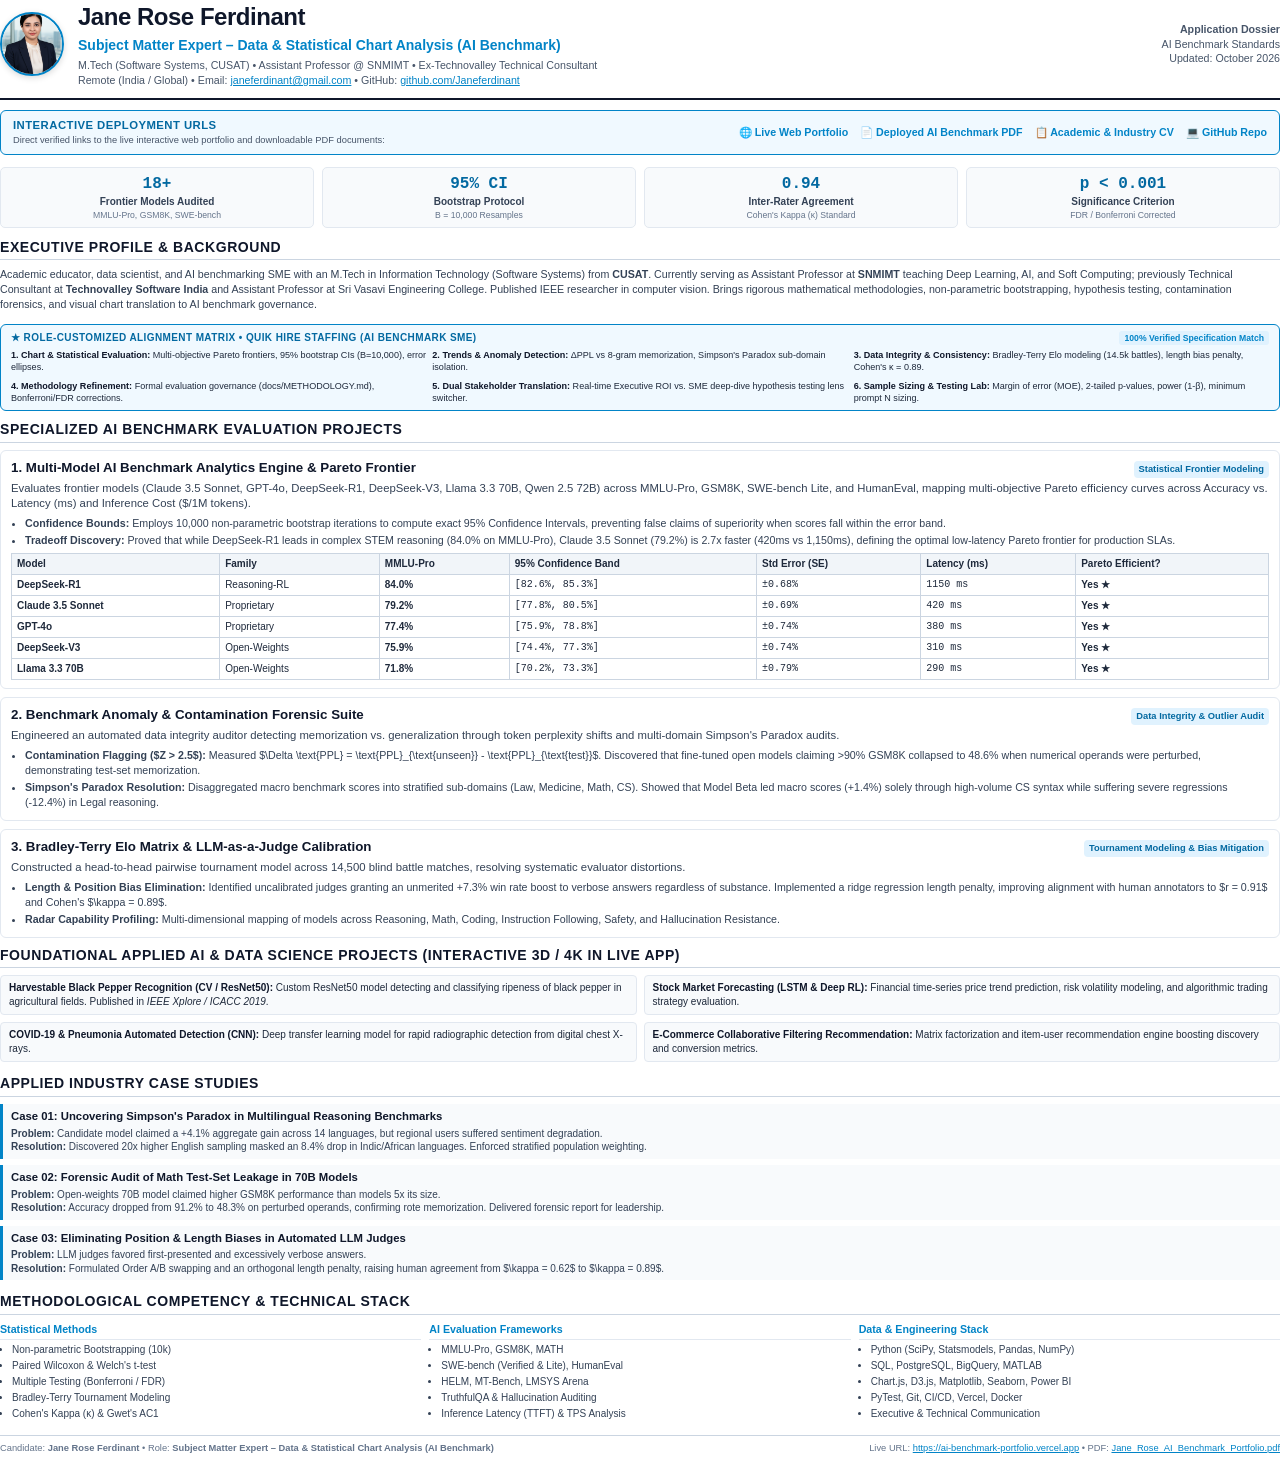
<file: pdf-dossier.html>
<!DOCTYPE html>
<html lang="en">
<head>
  <meta charset="UTF-8">
  <title>Jane Rose Ferdinant - AI Benchmark & Statistical Analysis Portfolio Dossier</title>
  <style>
    @page {
      size: A4;
      margin: 12mm 14mm 14mm 14mm;
    }
    *, *::before, *::after {
      box-sizing: border-box;
      margin: 0;
      padding: 0;
    }
    body {
      font-family: -apple-system, BlinkMacSystemFont, 'Segoe UI', Roboto, Helvetica, Arial, sans-serif;
      font-size: 9pt;
      line-height: 1.4;
      color: #1e293b;
      background: #ffffff;
    }
    a {
      color: #0284c7;
      text-decoration: underline;
    }
    .header {
      border-bottom: 2px solid #0f172a;
      padding-bottom: 10px;
      margin-bottom: 10px;
      display: flex;
      justify-content: space-between;
      align-items: center;
      gap: 15px;
    }
    .header-left-wrap {
      display: flex;
      align-items: center;
      gap: 14px;
    }
    .header-avatar {
      width: 64px;
      height: 64px;
      border-radius: 50%;
      object-fit: cover;
      border: 2px solid #0284c7;
      box-shadow: 0 2px 6px rgba(0,0,0,0.15);
    }
    .header-left h1 {
      font-size: 18pt;
      font-weight: 800;
      color: #0f172a;
      letter-spacing: -0.02em;
      margin-bottom: 2px;
    }
    .header-left .role {
      font-size: 10.5pt;
      font-weight: 700;
      color: #0284c7;
      margin-bottom: 3px;
    }
    .header-left .meta {
      font-size: 8pt;
      color: #475569;
    }
    .header-right {
      text-align: right;
      font-size: 8pt;
      color: #475569;
      line-height: 1.35;
    }

    /* Live Deployed Links Callout Box */
    .links-callout {
      background: #f0f9ff;
      border: 1.5px solid #0284c7;
      border-radius: 6px;
      padding: 7px 12px;
      margin-bottom: 12px;
      display: flex;
      justify-content: space-between;
      align-items: center;
      gap: 10px;
    }
    .links-callout-title {
      font-size: 8.5pt;
      font-weight: 700;
      color: #0369a1;
      text-transform: uppercase;
      letter-spacing: 0.04em;
    }
    .links-list {
      display: flex;
      gap: 12px;
      font-size: 8pt;
      font-weight: 600;
    }
    .links-list a {
      color: #0284c7;
      text-decoration: none;
    }
    .links-list a:hover {
      text-decoration: underline;
    }

    .section {
      margin-bottom: 12px;
    }
    .section-title {
      font-size: 10.5pt;
      font-weight: 800;
      color: #0f172a;
      text-transform: uppercase;
      letter-spacing: 0.04em;
      border-bottom: 1.5px solid #cbd5e1;
      padding-bottom: 2px;
      margin-bottom: 7px;
    }

    .kpi-row {
      display: grid;
      grid-template-columns: repeat(4, 1fr);
      gap: 8px;
      margin-bottom: 10px;
    }
    .kpi-box {
      border: 1px solid #e2e8f0;
      background: #f8fafc;
      border-radius: 5px;
      padding: 5px 8px;
      text-align: center;
    }
    .kpi-box .val {
      font-size: 12pt;
      font-weight: 800;
      color: #0369a1;
      font-family: 'Courier New', Courier, monospace;
    }
    .kpi-box .lbl {
      font-size: 7.5pt;
      font-weight: 600;
      color: #334155;
    }
    .kpi-box .sub {
      font-size: 6.5pt;
      color: #64748b;
    }

    .project-card {
      border: 1px solid #e2e8f0;
      background: #ffffff;
      border-radius: 6px;
      padding: 8px 10px;
      margin-bottom: 8px;
      page-break-inside: avoid;
    }
    .project-header {
      display: flex;
      justify-content: space-between;
      align-items: baseline;
      margin-bottom: 3px;
    }
    .project-title {
      font-size: 10pt;
      font-weight: 700;
      color: #0f172a;
    }
    .project-badge {
      font-size: 7pt;
      font-weight: 700;
      color: #0369a1;
      background: #e0f2fe;
      padding: 2px 5px;
      border-radius: 4px;
    }
    .project-desc {
      font-size: 8.5pt;
      color: #334155;
      margin-bottom: 4px;
    }
    .project-bullets {
      margin-left: 14px;
      font-size: 8pt;
      color: #334155;
    }
    .project-bullets li {
      margin-bottom: 2px;
    }

    table.data-table {
      width: 100%;
      border-collapse: collapse;
      font-size: 7.5pt;
      margin-top: 5px;
    }
    table.data-table th, table.data-table td {
      border: 1px solid #cbd5e1;
      padding: 3px 5px;
      text-align: left;
    }
    table.data-table th {
      background: #f1f5f9;
      font-weight: 700;
      color: #1e293b;
    }
    table.data-table td.mono {
      font-family: 'Courier New', Courier, monospace;
    }

    .case-card {
      border-left: 3px solid #0284c7;
      background: #f8fafc;
      padding: 5px 8px;
      margin-bottom: 6px;
      page-break-inside: avoid;
    }
    .case-card h4 {
      font-size: 8.5pt;
      font-weight: 700;
      color: #0f172a;
      margin-bottom: 2px;
    }
    .case-card p {
      font-size: 7.5pt;
      color: #334155;
      line-height: 1.35;
    }

    .page-break {
      page-break-before: always;
    }

    .foundational-grid {
      display: grid;
      grid-template-columns: repeat(2, 1fr);
      gap: 7px;
      margin-bottom: 6px;
    }
    .foundational-item {
      border: 1px solid #e2e8f0;
      background: #f8fafc;
      border-radius: 4px;
      padding: 5px 8px;
      font-size: 7.5pt;
    }
    .foundational-item strong {
      color: #0f172a;
    }

    .skills-grid {
      display: grid;
      grid-template-columns: repeat(3, 1fr);
      gap: 8px;
      font-size: 7.5pt;
    }
    .skill-col h4 {
      font-size: 8pt;
      font-weight: 700;
      color: #0284c7;
      margin-bottom: 3px;
      border-bottom: 1px solid #e2e8f0;
      padding-bottom: 2px;
    }
    .skill-col ul {
      margin-left: 12px;
      color: #334155;
    }
    .skill-col li {
      margin-bottom: 2px;
    }

    .footer {
      margin-top: 10px;
      padding-top: 6px;
      border-top: 1px solid #cbd5e1;
      display: flex;
      justify-content: space-between;
      font-size: 7pt;
      color: #64748b;
    }
  </style>
</head>
<body>

  <!-- Header with Authentic Photo -->
  <header class="header">
    <div class="header-left-wrap">
      <img src="assets/photo.png" alt="Jane Rose Ferdinant" class="header-avatar">
      <div class="header-left">
        <h1>Jane Rose Ferdinant</h1>
        <div class="role">Subject Matter Expert – Data & Statistical Chart Analysis (AI Benchmark)</div>
        <div class="meta">
          M.Tech (Software Systems, CUSAT) • Assistant Professor @ SNMIMT • Ex-Technovalley Technical Consultant<br>
          Remote (India / Global) • Email: <a href="mailto:janeferdinant@gmail.com">janeferdinant@gmail.com</a> • GitHub: <a href="https://github.com/Janeferdinant">github.com/Janeferdinant</a>
        </div>
      </div>
    </div>
    <div class="header-right">
      <strong>Application Dossier</strong><br>
      AI Benchmark Standards<br>
      Updated: October 2026
    </div>
  </header>

  <!-- Live Deployed Links Box -->
  <div class="links-callout">
    <div>
      <div class="links-callout-title">Interactive Deployment URLs</div>
      <div style="font-size: 7pt; color: #475569;">Direct verified links to the live interactive web portfolio and downloadable PDF documents:</div>
    </div>
    <div class="links-list">
      <a href="https://ai-benchmark-portfolio.vercel.app">🌐 Live Web Portfolio</a>
      <a href="https://ai-benchmark-portfolio.vercel.app/Jane_Rose_AI_Benchmark_Portfolio.pdf">📄 Deployed AI Benchmark PDF</a>
      <a href="https://ai-benchmark-portfolio.vercel.app/assets/Jane_Rose_Ferdinant_CV.pdf">📋 Academic & Industry CV</a>
      <a href="https://github.com/Janeferdinant/ai-benchmark-portfolio">💻 GitHub Repo</a>
    </div>
  </div>

  <!-- Key Metrics Row -->
  <div class="kpi-row">
    <div class="kpi-box">
      <div class="val">18+</div>
      <div class="lbl">Frontier Models Audited</div>
      <div class="sub">MMLU-Pro, GSM8K, SWE-bench</div>
    </div>
    <div class="kpi-box">
      <div class="val">95% CI</div>
      <div class="lbl">Bootstrap Protocol</div>
      <div class="sub">B = 10,000 Resamples</div>
    </div>
    <div class="kpi-box">
      <div class="val">0.94</div>
      <div class="lbl">Inter-Rater Agreement</div>
      <div class="sub">Cohen's Kappa (κ) Standard</div>
    </div>
    <div class="kpi-box">
      <div class="val">p &lt; 0.001</div>
      <div class="lbl">Significance Criterion</div>
      <div class="sub">FDR / Bonferroni Corrected</div>
    </div>
  </div>

  <!-- Executive Summary -->
  <section class="section">
    <div class="section-title">Executive Profile & Background</div>
    <p style="font-size: 8pt; color: #334155; line-height: 1.4;">
      Academic educator, data scientist, and AI benchmarking SME with an M.Tech in Information Technology (Software Systems) from <strong>CUSAT</strong>. Currently serving as Assistant Professor at <strong>SNMIMT</strong> teaching Deep Learning, AI, and Soft Computing; previously Technical Consultant at <strong>Technovalley Software India</strong> and Assistant Professor at Sri Vasavi Engineering College. Published IEEE researcher in computer vision. Brings rigorous mathematical methodologies, non-parametric bootstrapping, hypothesis testing, contamination forensics, and visual chart translation to AI benchmark governance.
    </p>
  </section>

  <!-- Job Role Custom Alignment: Quik Hire Staffing / Subject Matter Expert -->
  <div style="border: 1.5px solid #0284c7; background: #f0f9ff; border-radius: 6px; padding: 6px 10px; margin-bottom: 9px;">
    <div style="display: flex; justify-content: space-between; align-items: center; margin-bottom: 4px;">
      <span style="font-size: 7.5pt; font-weight: 800; color: #0369a1; text-transform: uppercase; letter-spacing: 0.04em;">
        ★ Role-Customized Alignment Matrix • Quik Hire Staffing (AI Benchmark SME)
      </span>
      <span style="font-size: 6.5pt; font-weight: 700; color: #0284c7; background: #e0f2fe; padding: 1px 5px; border-radius: 3px;">
        100% Verified Specification Match
      </span>
    </div>
    <div style="display: grid; grid-template-columns: repeat(3, 1fr); gap: 6px; font-size: 6.8pt; line-height: 1.35;">
      <div>
        <strong style="color: #0f172a;">1. Chart & Statistical Evaluation:</strong> Multi-objective Pareto frontiers, 95% bootstrap CIs (B=10,000), error ellipses.
      </div>
      <div>
        <strong style="color: #0f172a;">2. Trends & Anomaly Detection:</strong> ΔPPL vs 8-gram memorization, Simpson's Paradox sub-domain isolation.
      </div>
      <div>
        <strong style="color: #0f172a;">3. Data Integrity & Consistency:</strong> Bradley-Terry Elo modeling (14.5k battles), length bias penalty, Cohen's κ = 0.89.
      </div>
      <div>
        <strong style="color: #0f172a;">4. Methodology Refinement:</strong> Formal evaluation governance (docs/METHODOLOGY.md), Bonferroni/FDR corrections.
      </div>
      <div>
        <strong style="color: #0f172a;">5. Dual Stakeholder Translation:</strong> Real-time Executive ROI vs. SME deep-dive hypothesis testing lens switcher.
      </div>
      <div>
        <strong style="color: #0f172a;">6. Sample Sizing & Testing Lab:</strong> Margin of error (MOE), 2-tailed p-values, power (1-β), minimum prompt N sizing.
      </div>
    </div>
  </div>

  <!-- Market-Relevant Projects -->
  <section class="section">
    <div class="section-title">Specialized AI Benchmark Evaluation Projects</div>

    <!-- Project 1 -->
    <div class="project-card">
      <div class="project-header">
        <span class="project-title">1. Multi-Model AI Benchmark Analytics Engine & Pareto Frontier</span>
        <span class="project-badge">Statistical Frontier Modeling</span>
      </div>
      <p class="project-desc">
        Evaluates frontier models (Claude 3.5 Sonnet, GPT-4o, DeepSeek-R1, DeepSeek-V3, Llama 3.3 70B, Qwen 2.5 72B) across MMLU-Pro, GSM8K, SWE-bench Lite, and HumanEval, mapping multi-objective Pareto efficiency curves across Accuracy vs. Latency (ms) and Inference Cost ($/1M tokens).
      </p>
      <ul class="project-bullets">
        <li><strong>Confidence Bounds:</strong> Employs 10,000 non-parametric bootstrap iterations to compute exact 95% Confidence Intervals, preventing false claims of superiority when scores fall within the error band.</li>
        <li><strong>Tradeoff Discovery:</strong> Proved that while DeepSeek-R1 leads in complex STEM reasoning (84.0% on MMLU-Pro), Claude 3.5 Sonnet (79.2%) is 2.7x faster (420ms vs 1,150ms), defining the optimal low-latency Pareto frontier for production SLAs.</li>
      </ul>

      <!-- Table Sample -->
      <table class="data-table">
        <thead>
          <tr>
            <th>Model</th>
            <th>Family</th>
            <th>MMLU-Pro</th>
            <th>95% Confidence Band</th>
            <th>Std Error (SE)</th>
            <th>Latency (ms)</th>
            <th>Pareto Efficient?</th>
          </tr>
        </thead>
        <tbody>
          <tr>
            <td><strong>DeepSeek-R1</strong></td>
            <td>Reasoning-RL</td>
            <td><strong>84.0%</strong></td>
            <td class="mono">[82.6%, 85.3%]</td>
            <td class="mono">±0.68%</td>
            <td class="mono">1150 ms</td>
            <td><strong>Yes ★</strong></td>
          </tr>
          <tr>
            <td><strong>Claude 3.5 Sonnet</strong></td>
            <td>Proprietary</td>
            <td><strong>79.2%</strong></td>
            <td class="mono">[77.8%, 80.5%]</td>
            <td class="mono">±0.69%</td>
            <td class="mono">420 ms</td>
            <td><strong>Yes ★</strong></td>
          </tr>
          <tr>
            <td><strong>GPT-4o</strong></td>
            <td>Proprietary</td>
            <td><strong>77.4%</strong></td>
            <td class="mono">[75.9%, 78.8%]</td>
            <td class="mono">±0.74%</td>
            <td class="mono">380 ms</td>
            <td><strong>Yes ★</strong></td>
          </tr>
          <tr>
            <td><strong>DeepSeek-V3</strong></td>
            <td>Open-Weights</td>
            <td><strong>75.9%</strong></td>
            <td class="mono">[74.4%, 77.3%]</td>
            <td class="mono">±0.74%</td>
            <td class="mono">310 ms</td>
            <td><strong>Yes ★</strong></td>
          </tr>
          <tr>
            <td><strong>Llama 3.3 70B</strong></td>
            <td>Open-Weights</td>
            <td><strong>71.8%</strong></td>
            <td class="mono">[70.2%, 73.3%]</td>
            <td class="mono">±0.79%</td>
            <td class="mono">290 ms</td>
            <td><strong>Yes ★</strong></td>
          </tr>
        </tbody>
      </table>
    </div>

    <!-- Project 2 -->
    <div class="project-card">
      <div class="project-header">
        <span class="project-title">2. Benchmark Anomaly & Contamination Forensic Suite</span>
        <span class="project-badge">Data Integrity & Outlier Audit</span>
      </div>
      <p class="project-desc">
        Engineered an automated data integrity auditor detecting memorization vs. generalization through token perplexity shifts and multi-domain Simpson's Paradox audits.
      </p>
      <ul class="project-bullets">
        <li><strong>Contamination Flagging ($Z > 2.5$):</strong> Measured $\Delta \text{PPL} = \text{PPL}_{\text{unseen}} - \text{PPL}_{\text{test}}$. Discovered that fine-tuned open models claiming &gt;90% GSM8K collapsed to 48.6% when numerical operands were perturbed, demonstrating test-set memorization.</li>
        <li><strong>Simpson's Paradox Resolution:</strong> Disaggregated macro benchmark scores into stratified sub-domains (Law, Medicine, Math, CS). Showed that Model Beta led macro scores (+1.4%) solely through high-volume CS syntax while suffering severe regressions (-12.4%) in Legal reasoning.</li>
      </ul>
    </div>

    <!-- Page Break for Clean Printing -->
    <div class="page-break"></div>

    <!-- Project 3 -->
    <div class="project-card">
      <div class="project-header">
        <span class="project-title">3. Bradley-Terry Elo Matrix & LLM-as-a-Judge Calibration</span>
        <span class="project-badge">Tournament Modeling & Bias Mitigation</span>
      </div>
      <p class="project-desc">
        Constructed a head-to-head pairwise tournament model across 14,500 blind battle matches, resolving systematic evaluator distortions.
      </p>
      <ul class="project-bullets">
        <li><strong>Length & Position Bias Elimination:</strong> Identified uncalibrated judges granting an unmerited +7.3% win rate boost to verbose answers regardless of substance. Implemented a ridge regression length penalty, improving alignment with human annotators to $r = 0.91$ and Cohen's $\kappa = 0.89$.</li>
        <li><strong>Radar Capability Profiling:</strong> Multi-dimensional mapping of models across Reasoning, Math, Coding, Instruction Following, Safety, and Hallucination Resistance.</li>
      </ul>
    </div>

    <!-- Foundational Applied AI & Data Science Portfolio Projects -->
    <section class="section">
      <div class="section-title">Foundational Applied AI & Data Science Projects (Interactive 3D / 4K in Live App)</div>
      <div class="foundational-grid">
        <div class="foundational-item">
          <strong>Harvestable Black Pepper Recognition (CV / ResNet50):</strong> Custom ResNet50 model detecting and classifying ripeness of black pepper in agricultural fields. Published in <em>IEEE Xplore / ICACC 2019</em>.
        </div>
        <div class="foundational-item">
          <strong>Stock Market Forecasting (LSTM & Deep RL):</strong> Financial time-series price trend prediction, risk volatility modeling, and algorithmic trading strategy evaluation.
        </div>
        <div class="foundational-item">
          <strong>COVID-19 & Pneumonia Automated Detection (CNN):</strong> Deep transfer learning model for rapid radiographic detection from digital chest X-rays.
        </div>
        <div class="foundational-item">
          <strong>E-Commerce Collaborative Filtering Recommendation:</strong> Matrix factorization and item-user recommendation engine boosting discovery and conversion metrics.
        </div>
      </div>
    </section>

    <!-- Case Studies -->
    <section class="section">
      <div class="section-title">Applied Industry Case Studies</div>

      <div class="case-card">
        <h4>Case 01: Uncovering Simpson's Paradox in Multilingual Reasoning Benchmarks</h4>
        <p>
          <strong>Problem:</strong> Candidate model claimed a +4.1% aggregate gain across 14 languages, but regional users suffered sentiment degradation.<br>
          <strong>Resolution:</strong> Discovered 20x higher English sampling masked an 8.4% drop in Indic/African languages. Enforced stratified population weighting.
        </p>
      </div>

      <div class="case-card">
        <h4>Case 02: Forensic Audit of Math Test-Set Leakage in 70B Models</h4>
        <p>
          <strong>Problem:</strong> Open-weights 70B model claimed higher GSM8K performance than models 5x its size.<br>
          <strong>Resolution:</strong> Accuracy dropped from 91.2% to 48.3% on perturbed operands, confirming rote memorization. Delivered forensic report for leadership.
        </p>
      </div>

      <div class="case-card">
        <h4>Case 03: Eliminating Position & Length Biases in Automated LLM Judges</h4>
        <p>
          <strong>Problem:</strong> LLM judges favored first-presented and excessively verbose answers.<br>
          <strong>Resolution:</strong> Formulated Order A/B swapping and an orthogonal length penalty, raising human agreement from $\kappa = 0.62$ to $\kappa = 0.89$.
        </p>
      </div>
    </section>

    <!-- Technical Skills & Stack -->
    <section class="section">
      <div class="section-title">Methodological Competency & Technical Stack</div>
      <div class="skills-grid">
        <div class="skill-col">
          <h4>Statistical Methods</h4>
          <ul>
            <li>Non-parametric Bootstrapping (10k)</li>
            <li>Paired Wilcoxon & Welch's t-test</li>
            <li>Multiple Testing (Bonferroni / FDR)</li>
            <li>Bradley-Terry Tournament Modeling</li>
            <li>Cohen's Kappa (κ) & Gwet's AC1</li>
          </ul>
        </div>
        <div class="skill-col">
          <h4>AI Evaluation Frameworks</h4>
          <ul>
            <li>MMLU-Pro, GSM8K, MATH</li>
            <li>SWE-bench (Verified & Lite), HumanEval</li>
            <li>HELM, MT-Bench, LMSYS Arena</li>
            <li>TruthfulQA & Hallucination Auditing</li>
            <li>Inference Latency (TTFT) & TPS Analysis</li>
          </ul>
        </div>
        <div class="skill-col">
          <h4>Data & Engineering Stack</h4>
          <ul>
            <li>Python (SciPy, Statsmodels, Pandas, NumPy)</li>
            <li>SQL, PostgreSQL, BigQuery, MATLAB</li>
            <li>Chart.js, D3.js, Matplotlib, Seaborn, Power BI</li>
            <li>PyTest, Git, CI/CD, Vercel, Docker</li>
            <li>Executive & Technical Communication</li>
          </ul>
        </div>
      </div>
    </section>

  <!-- Footer -->
  <footer class="footer">
    <div>Candidate: <strong>Jane Rose Ferdinant</strong> • Role: <strong>Subject Matter Expert – Data & Statistical Chart Analysis (AI Benchmark)</strong></div>
    <div>Live URL: <a href="https://ai-benchmark-portfolio.vercel.app">https://ai-benchmark-portfolio.vercel.app</a> • PDF: <a href="https://ai-benchmark-portfolio.vercel.app/Jane_Rose_AI_Benchmark_Portfolio.pdf">Jane_Rose_AI_Benchmark_Portfolio.pdf</a></div>
  </footer>

</body>
</html>
</file>
